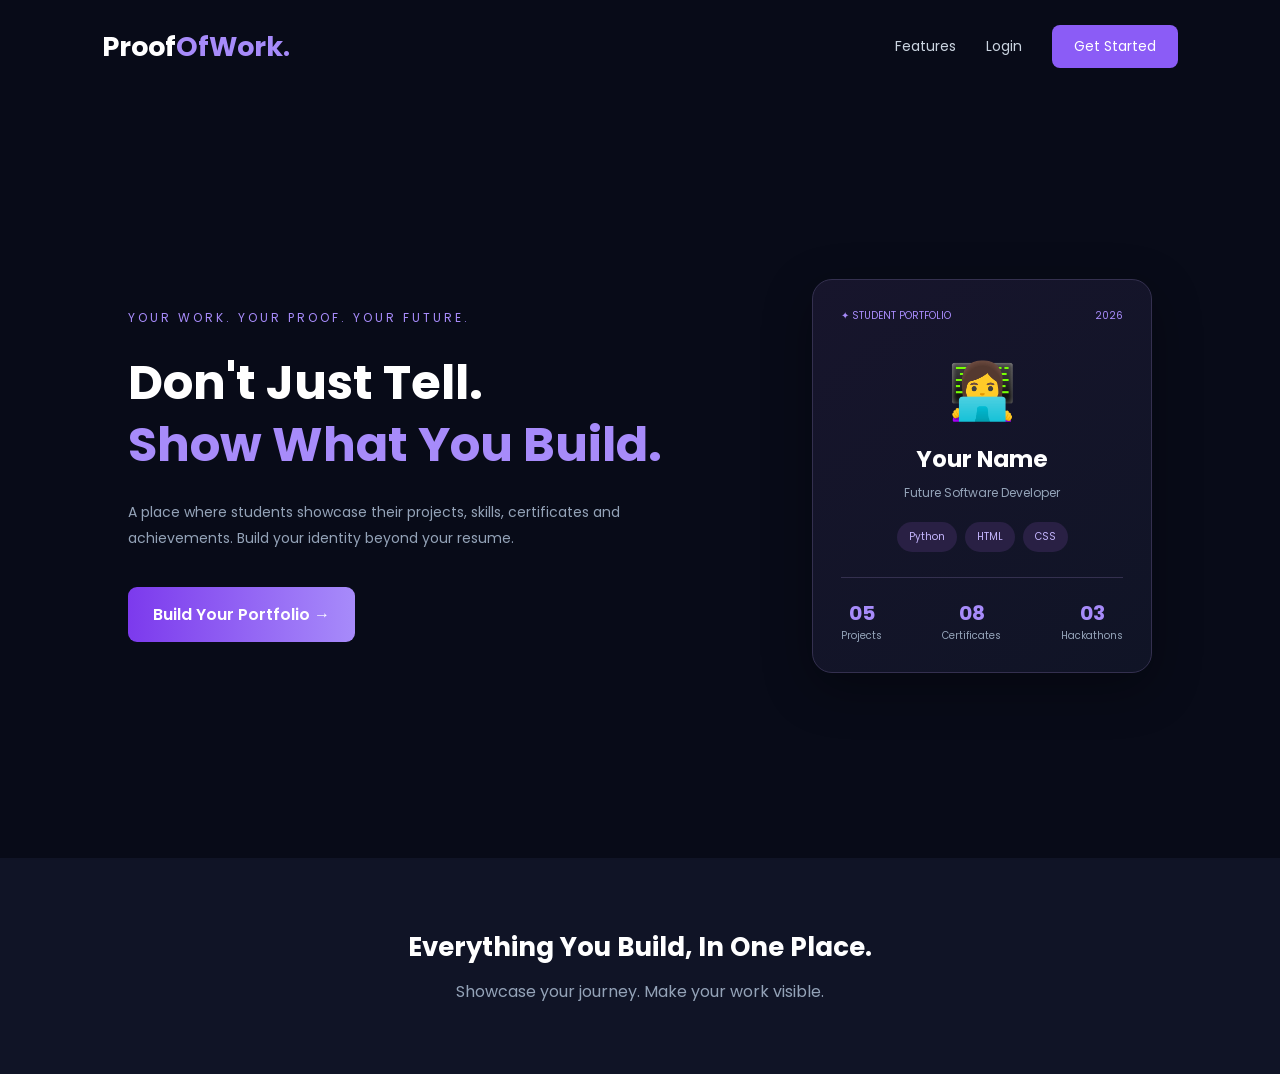
<file: index.html>
<!DOCTYPE html>
<html lang="en">
<head>
    <meta charset="UTF-8">
    <meta name="viewport" content="width=device-width, initial-scale=1.0">
    <title>ProofOfWork | Your Achievements Matter</title>
    <link rel="stylesheet" href="style.css">
</head>
<body>

    <nav class="navbar">
        <h2>Proof<span>OfWork.</span></h2>
        <div class="nav-links">
            <a href="#features">Features</a>
            <a href="login.html">Login</a>
            <a href="login.html" class="nav-btn">Get Started</a>
        </div>
    </nav>

    <section class="hero">
        <div class="hero-content">
            <p class="tagline">YOUR WORK. YOUR PROOF. YOUR FUTURE.</p>

            <h1>Don't Just Tell.<br>
                <span>Show What You Build.</span>
            </h1>

            <p class="description">
                A place where students showcase their projects,
                skills, certificates and achievements.
                Build your identity beyond your resume.
            </p>

            <a href="login.html" class="main-btn">
                Build Your Portfolio →
            </a>
        </div>

        <div class="hero-card">
            <div class="card-top">
                <span>✦ STUDENT PORTFOLIO</span>
                <span>2026</span>
            </div>
            <div class="avatar">👩‍💻</div>
            <h2>Your Name</h2>
            <p>Future Software Developer</p>
            <div class="skills">
                <span>Python</span>
                <span>HTML</span>
                <span>CSS</span>
            </div>
            <div class="stats">
                <div><h2>05</h2><p>Projects</p></div>
                <div><h2>08</h2><p>Certificates</p></div>
                <div><h2>03</h2><p>Hackathons</p></div>
            </div>
        </div>
    </section>

    <section class="features" id="features">
        <h2>Everything You Build, In One Place.</h2>
        <p>Showcase your journey. Make your work visible.</p>
    </section>

    <script src="script.js"></script>
</body>
</html>
</file>
<file: style.css>
@import url('https://fonts.googleapis.com/css2?family=Poppins:wght@300;400;500;600;700;800&display=swap');

* {
    margin: 0;
    padding: 0;
    box-sizing: border-box;
}

body {
    font-family: 'Poppins', sans-serif;
    background: #080b18;
    color: white;
}

/* NAVBAR */

.navbar {
    display: flex;
    justify-content: space-between;
    align-items: center;
    padding: 25px 8%;
}

.navbar h2 {
    font-size: 27px;
}

.navbar h2 span {
    color: #a78bfa;
}

.nav-links {
    display: flex;
    align-items: center;
    gap: 30px;
}

.nav-links a {
    text-decoration: none;
    color: #cbd5e1;
    font-size: 14px;
}

.nav-links a:hover {
    color: #a78bfa;
}

.nav-links .nav-btn {
    background: #8b5cf6;
    padding: 11px 22px;
    border-radius: 8px;
    color: white;
}

/* HERO SECTION */

.hero {
    min-height: 85vh;
    display: flex;
    justify-content: space-between;
    align-items: center;
    padding: 60px 10%;
    gap: 50px;
}

.hero-content {
    max-width: 600px;
}

.tagline {
    color: #a78bfa;
    font-size: 12px;
    letter-spacing: 3px;
    margin-bottom: 25px;
}

.hero-content h1 {
    font-size: 48px;
    line-height: 1.3;
    margin-bottom: 22px;
}

.hero-content h1 span {
    color: #a78bfa;
}

.description {
    color: #94a3b8;
    line-height: 1.9;
    font-size: 14px;
    margin-bottom: 35px;
}

.main-btn {
    display: inline-block;
    background: linear-gradient(90deg, #7c3aed, #a78bfa);
    color: white;
    padding: 15px 25px;
    border-radius: 9px;
    text-decoration: none;
    font-weight: 600;
    transition: 0.3s;
}

.main-btn:hover {
    transform: translateY(-4px);
    box-shadow: 0 8px 25px #7c3aed55;
}

/* PORTFOLIO CARD */

.hero-card {
    width: 340px;
    padding: 28px;
    border: 1px solid #34304f;
    border-radius: 20px;
    background: linear-gradient(145deg, #17152c, #101426);
    text-align: center;
    box-shadow: 0 15px 50px #00000055;
}

.card-top {
    display: flex;
    justify-content: space-between;
    color: #a78bfa;
    font-size: 10px;
}

.avatar {
    font-size: 55px;
    margin: 25px 0 10px;
}

.hero-card h2 {
    font-size: 23px;
}

.hero-card > p {
    color: #94a3b8;
    font-size: 12px;
    margin: 8px 0 20px;
}

.skills {
    display: flex;
    justify-content: center;
    gap: 8px;
}

.skills span {
    background: #292044;
    color: #c4b5fd;
    padding: 7px 12px;
    border-radius: 20px;
    font-size: 10px;
}

.stats {
    display: flex;
    justify-content: space-between;
    border-top: 1px solid #34304f;
    margin-top: 25px;
    padding-top: 20px;
}

.stats h2 {
    color: #a78bfa;
    font-size: 20px;
}

.stats p {
    color: #94a3b8;
    font-size: 10px;
}

/* FEATURES */

.features {
    text-align: center;
    padding: 70px 20px;
    background: #101426;
}

.features h2 {
    font-size: 26px;
}

.features p {
    color: #94a3b8;
    margin-top: 12px;
}

/* RESPONSIVE */

@media (max-width: 768px) {
    .navbar {
        padding: 20px 5%;
    }

    .nav-links {
        gap: 12px;
    }

    .hero {
        flex-direction: column;
        text-align: center;
        padding: 50px 5%;
    }

    .hero-content h1 {
        font-size: 34px;
    }

    .hero-card {
        width: 100%;
        max-width: 340px;
    }
}




/* AUTHENTICATION PAGE */

.auth-container {
    min-height: 100vh;
    display: flex;
    justify-content: center;
    align-items: center;
    padding: 20px;
    background:
        radial-gradient(circle at top, #29204f, #080b18 65%);
}

.auth-box {
    width: 100%;
    max-width: 420px;
    padding: 40px;
    background: #15172a;
    border: 1px solid #393254;
    border-radius: 18px;
    box-shadow: 0 15px 50px #00000066;
}

.auth-box > h2 {
    text-align: center;
    font-size: 25px;
    margin-bottom: 35px;
}

.auth-box h2 span {
    color: #a78bfa;
}

.auth-box h1 {
    font-size: 27px;
    margin-bottom: 8px;
}

.auth-box > p {
    color: #94a3b8;
    font-size: 13px;
    margin-bottom: 25px;
}

.auth-box label {
    display: block;
    margin: 18px 0 8px;
    font-size: 13px;
    color: #cbd5e1;
}

.auth-box input {
    width: 100%;
    padding: 14px;
    border: 1px solid #393254;
    border-radius: 8px;
    background: #0c1020;
    color: white;
    outline: none;
    font-size: 14px;
}

.auth-box input:focus {
    border-color: #a78bfa;
}

.auth-box button {
    width: 100%;
    padding: 14px;
    margin-top: 25px;
    border: none;
    border-radius: 8px;
    background: linear-gradient(90deg, #7c3aed, #a78bfa);
    color: white;
    font-size: 15px;
    font-weight: 600;
    cursor: pointer;
}

.auth-box button:hover {
    opacity: 0.85;
}

.auth-box .switch-text {
    text-align: center;
    margin-top: 22px;
}

.switch-text a,
.back-home {
    color: #a78bfa;
    text-decoration: none;
}

.back-home {
    display: block;
    text-align: center;
    margin-top: 25px;
    font-size: 13px;
}


/* =================================
   PROOF OF WORK - DASHBOARD DESIGN
================================= */

.dashboard {
    max-width: 1150px;
    margin: auto;
    padding: 35px 25px;
}

/* TOPBAR */

.topbar {
    display: flex;
    justify-content: space-between;
    align-items: center;
    gap: 20px;
    flex-wrap: wrap;
    padding: 20px 25px;
    background: #15172a;
    border: 1px solid #393254;
    border-radius: 16px;
}

.topbar h2 {
    color: #a78bfa;
    font-size: 25px;
}

.topbar button {
    padding: 11px 17px;
    border: 1px solid #514477;
    border-radius: 8px;
    background: #292044;
    color: white;
    font-family: inherit;
    font-weight: 500;
    cursor: pointer;
    transition: 0.3s;
}

.topbar button:hover {
    background: #7c3aed;
    transform: translateY(-2px);
}

/* WELCOME */

.welcome {
    padding: 40px;
    background: linear-gradient(120deg, #211943, #15172a);
    border: 1px solid #393254;
    border-radius: 18px;
}

.welcome > p:first-child {
    color: #a78bfa;
    font-size: 12px;
    letter-spacing: 3px;
    margin-bottom: 15px;
}

.welcome h1 {
    font-size: 32px;
    margin-bottom: 12px;
}

.welcome h1 span {
    color: #a78bfa;
}

.welcome > p:last-child {
    color: #a1a1b5;
    font-size: 14px;
}

/* PANELS */

.panel {
    padding: 30px;
    margin-top: 25px;
    background: #15172a;
    border: 1px solid #393254;
    border-radius: 16px;
}

.panel h2,
.dashboard > section > h2 {
    font-size: 21px;
    margin-bottom: 22px;
}

/* FORMS */

.form-grid {
    display: grid;
    gap: 17px;
}

.dashboard input:not([type="checkbox"]),
.dashboard textarea,
.dashboard select {
    width: 100%;
    padding: 14px;
    border: 1px solid #393254;
    border-radius: 9px;
    background: #0c1020;
    color: white;
    font-family: inherit;
    font-size: 13px;
    outline: none;
}

.dashboard input:focus,
.dashboard textarea:focus,
.dashboard select:focus {
    border-color: #a78bfa;
    box-shadow: 0 0 0 3px #a78bfa18;
}

.dashboard textarea {
    min-height: 110px;
    resize: vertical;
}

.dashboard input[type="checkbox"] {
    accent-color: #8b5cf6;
}

/* BUTTONS */

.dashboard button {
    font-family: inherit;
    font-weight: 600;
    transition: 0.3s;
}

.panel button {
    padding: 13px 20px;
    border: none;
    border-radius: 9px;
    background: linear-gradient(90deg, #7c3aed, #a78bfa);
    color: white;
    cursor: pointer;
}

.panel button:hover {
    transform: translateY(-2px);
    box-shadow: 0 7px 20px #7c3aed44;
}

/* PORTFOLIO ENTRIES */

#entriesList {
    display: grid;
    gap: 15px;
}

.entry {
    display: flex;
    justify-content: space-between;
    align-items: flex-start;
    gap: 20px;
    padding: 23px;
    margin-top: 0;
    background: #15172a;
    border: 1px solid #393254;
    border-radius: 14px;
}

.entry h3 {
    margin-bottom: 10px;
    color: #e9ddff;
}

.entry p {
    color: #a1a1b5;
    margin-bottom: 9px;
    font-size: 13px;
    line-height: 1.7;
}

.entry small {
    color: #a78bfa;
}

.entry a {
    display: inline-block;
    margin-top: 12px;
    color: #b8a2ff;
    text-decoration: none;
}

.entry .delete-btn {
    background: #8f3448;
    padding: 10px 16px;
    border-radius: 8px;
    border: none;
    color: white;
    cursor: pointer;
}

#message,
#profileMessage {
    color: #a78bfa;
    margin-top: 15px;
    font-size: 13px;
}

/* MOBILE */

@media (max-width: 650px) {
    .dashboard {
        padding: 18px 12px;
    }

    .topbar {
        padding: 18px;
    }

    .topbar > div {
        width: 100%;
    }

    .topbar button {
        flex: 1;
        font-size: 11px;
        padding: 10px;
    }

    .welcome {
        padding: 28px 20px;
    }

    .welcome h1 {
        font-size: 25px;
    }

    .panel {
        padding: 22px 17px;
    }

    .entry {
        flex-direction: column;
    }

    .entry .delete-btn {
        width: 100%;
    }
}

/* =====================================
   PROOFOFWORK - PREMIUM DASHBOARD
===================================== */

.dashboard-layout {
    display: flex;
    min-height: 100vh;
    background: #090914;
    color: #f4f1ff;
    font-family: 'Poppins', sans-serif;
}

/* SIDEBAR */

.sidebar {
    width: 255px;
    min-width: 255px;
    min-height: 100vh;
    padding: 30px 20px;
    background: #11101e;
    border-right: 1px solid #29243b;
    display: flex;
    flex-direction: column;
    position: sticky;
    top: 0;
    height: 100vh;
}

.brand {
    display: flex;
    align-items: center;
    gap: 12px;
    margin-bottom: 55px;
}

.brand-icon {
    width: 38px;
    height: 38px;
    display: grid;
    place-items: center;
    border-radius: 11px;
    background: linear-gradient(135deg, #8b5cf6, #6d28d9);
    font-size: 20px;
    font-weight: 700;
}

.brand h2 {
    font-size: 19px;
    color: white;
}

.brand h2 span {
    color: #a78bfa;
}

.sidebar-label {
    color: #77718e;
    font-size: 10px;
    letter-spacing: 2px;
    margin-bottom: 17px;
}

.sidebar-nav {
    display: grid;
    gap: 10px;
}

.nav-link {
    display: flex;
    align-items: center;
    gap: 13px;
    padding: 13px 15px;
    color: #aaa5bc;
    text-decoration: none;
    border-radius: 10px;
    font-size: 13px;
    transition: 0.25s;
}

.nav-link span {
    font-size: 18px;
}

.nav-link:hover,
.nav-link.active {
    color: white;
    background: #292044;
}

.nav-link.active {
    border-left: 3px solid #a78bfa;
}

.sidebar-bottom {
    margin-top: auto;
    border-top: 1px solid #29243b;
    padding-top: 22px;
}

.sidebar-user {
    display: flex;
    align-items: center;
    gap: 12px;
    margin-bottom: 18px;
}

.user-avatar {
    width: 38px;
    height: 38px;
    display: grid;
    place-items: center;
    border-radius: 50%;
    background: #39265e;
    color: #d8c5ff;
    font-weight: 700;
}

.sidebar-user strong,
.sidebar-user small {
    display: block;
}

.sidebar-user strong {
    font-size: 12px;
}

.sidebar-user small {
    color: #858097;
    font-size: 10px;
}

.sidebar-logout {
    width: 100%;
    padding: 12px;
    background: #261923;
    color: #f3a2b2;
    border: 1px solid #50303f;
    border-radius: 9px;
    cursor: pointer;
}

/* MAIN CONTENT */

.main-content {
    width: calc(100% - 255px);
    max-width: 1450px;
    margin: 0 auto;
    padding: 35px 42px;
    min-width: 0;
}

/* TOPBAR */

.topbar {
    display: flex;
    align-items: center;
    justify-content: space-between;
    gap: 20px;
    flex-wrap: wrap;
    margin-bottom: 30px;
}

.topbar-label,
.eyebrow {
    color: #a78bfa;
    font-size: 10px;
    letter-spacing: 2px;
    margin-bottom: 8px;
}

.topbar h2 {
    font-size: 25px;
    color: white;
}

.topbar-actions {
    display: flex;
    gap: 12px;
    flex-wrap: wrap;
}

.primary-btn,
.secondary-btn {
    padding: 12px 18px;
    border-radius: 9px;
    font-family: inherit;
    font-size: 12px;
    font-weight: 600;
    cursor: pointer;
    transition: 0.25s;
}

.primary-btn {
    border: none;
    background: linear-gradient(110deg, #7c3aed, #a78bfa);
    color: white;
}

.secondary-btn {
    border: 1px solid #514477;
    background: #191629;
    color: #d7c8ff;
}

.primary-btn:hover,
.secondary-btn:hover {
    transform: translateY(-2px);
    filter: brightness(1.15);
}

/* WELCOME */

.welcome {
    position: relative;
    overflow: hidden;
    padding: 42px;
    min-height: 225px;
    display: flex;
    align-items: center;
    justify-content: space-between;
    background: linear-gradient(115deg, #241643, #17152b 70%);
    border: 1px solid #45316b;
    border-radius: 19px;
    margin-bottom: 25px;
}

.welcome-content {
    max-width: 580px;
    position: relative;
    z-index: 1;
}

.welcome h1 {
    font-size: 35px;
    line-height: 1.3;
    margin-bottom: 13px;
}

.welcome h1 span {
    color: #b69aff;
}

.welcome-content > p:last-child {
    color: #aaa3c0;
    font-size: 13px;
    line-height: 1.8;
}

.welcome-decoration {
    font-size: 125px;
    color: #a78bfa;
    opacity: 0.25;
    padding-right: 30px;
}

/* STATS */

.stats-grid {
    display: grid;
    grid-template-columns: repeat(3, 1fr);
    gap: 18px;
    margin-bottom: 25px;
}

.stat-card {
    padding: 23px;
    background: #151422;
    border: 1px solid #302a43;
    border-radius: 15px;
    transition: 0.25s;
}

.stat-card:hover {
    border-color: #7954b8;
    transform: translateY(-3px);
}

.stat-icon {
    width: 38px;
    height: 38px;
    display: grid;
    place-items: center;
    border-radius: 10px;
    background: #30234d;
    color: #c4aaff;
    font-size: 19px;
    margin-bottom: 17px;
}

.stat-card p {
    color: #a39bb8;
    font-size: 12px;
}

.stat-card h3 {
    font-size: 29px;
    margin: 5px 0;
    color: white;
}

.stat-card small {
    color: #77718e;
    font-size: 10px;
}

/* CONTENT PANELS */

.content-panel {
    padding: 30px;
    margin-bottom: 25px;
    background: #151422;
    border: 1px solid #302a43;
    border-radius: 16px;
}

.section-heading {
    display: flex;
    align-items: center;
    justify-content: space-between;
    margin-bottom: 25px;
}

.section-heading h2 {
    font-size: 20px;
    color: white;
}

.heading-icon {
    width: 40px;
    height: 40px;
    display: grid;
    place-items: center;
    background: #30234d;
    color: #c4aaff;
    border-radius: 11px;
    font-size: 20px;
}

/* FORMS */

.form-grid {
    display: grid;
    gap: 16px;
}

.dashboard-layout input:not([type="checkbox"]),
.dashboard-layout textarea,
.dashboard-layout select {
    width: 100%;
    padding: 14px 16px;
    border: 1px solid #39334e;
    border-radius: 9px;
    background: #0d0c18;
    color: white;
    font-family: inherit;
    font-size: 12px;
    outline: none;
}

.dashboard-layout input:focus,
.dashboard-layout textarea:focus,
.dashboard-layout select:focus {
    border-color: #a78bfa;
    box-shadow: 0 0 0 3px #a78bfa18;
}

.dashboard-layout textarea {
    min-height: 105px;
    resize: vertical;
}

.dashboard-layout select option {
    background: #151422;
}

.dashboard-layout input[type="checkbox"] {
    accent-color: #8b5cf6;
}

.privacy-option {
    padding: 15px;
    background: #1c192c;
    border: 1px solid #39334e;
    border-radius: 10px;
}

.privacy-option label {
    display: flex;
    align-items: center;
    gap: 10px;
    font-size: 12px;
}

.privacy-option small {
    display: block;
    color: #8c849f;
    margin: 7px 0 0 25px;
    font-size: 10px;
}

/* MESSAGES */

#message,
#profileMessage {
    color: #b69aff;
    font-size: 12px;
    margin-top: 14px;
}

/* PORTFOLIO ENTRIES */

#entriesList {
    display: grid;
    gap: 15px;
}

.entry {
    display: flex;
    justify-content: space-between;
    align-items: flex-start;
    gap: 20px;
    padding: 23px;
    background: #151422;
    border: 1px solid #302a43;
    border-radius: 13px;
}

.entry h3 {
    color: #e4d8ff;
    margin-bottom: 10px;
}

.entry p {
    color: #aaa3bb;
    font-size: 12px;
    line-height: 1.7;
    margin-bottom: 8px;
}

.entry small {
    color: #b69aff;
}

.entry a {
    display: inline-block;
    color: #b69aff;
    margin-top: 12px;
    text-decoration: none;
    font-size: 12px;
}

.entry .delete-btn {
    padding: 10px 15px;
    background: #48202e;
    color: #ffb5c4;
    border: 1px solid #703447;
    border-radius: 8px;
    cursor: pointer;
}

/* RESPONSIVE */

@media (max-width: 900px) {
    .sidebar {
        width: 210px;
        min-width: 210px;
    }

    .main-content {
        width: calc(100% - 210px);
        padding: 25px 20px;
    }

    .stats-grid {
        grid-template-columns: 1fr;
    }
}

@media (max-width: 650px) {
    .dashboard-layout {
        flex-direction: column;
    }

    .sidebar {
        position: relative;
        width: 100%;
        min-width: 0;
        height: auto;
        min-height: 0;
        padding: 18px;
    }

    .brand {
        margin-bottom: 20px;
    }

    .sidebar-nav {
        grid-template-columns: 1fr 1fr;
    }

    .sidebar-bottom {
        margin-top: 20px;
    }

    .main-content {
        width: 100%;
        padding: 22px 15px;
    }

    .welcome {
        padding: 28px 22px;
    }

    .welcome h1 {
        font-size: 27px;
    }

    .welcome-decoration {
        display: none;
    }

    .content-panel {
        padding: 22px 17px;
    }

    .topbar-actions {
        width: 100%;
    }

    .topbar-actions button {
        flex: 1;
    }

    .entry {
        flex-direction: column;
    }

    .entry .delete-btn {
        width: 100%;
    }
}



/* PORTFOLIO STRENGTH */

.strength-info {
    display: flex;
    align-items: center;
    justify-content: space-between;
    margin: 25px 0 15px;
}

#strengthScore {
    font-size: 38px;
    color: #c4b5fd;
    font-weight: bold;
}

#strengthLabel {
    background: #302044;
    color: #c4b5fd;
    padding: 9px 15px;
    border-radius: 20px;
    font-size: 13px;
}

.strength-bar {
    width: 100%;
    height: 12px;
    background: #29243f;
    border-radius: 20px;
    overflow: hidden;
}

#strengthProgress {
    width: 0%;
    height: 100%;
    background: linear-gradient(90deg, #7c3aed, #c4b5fd);
    border-radius: 20px;
    transition: width 0.5s ease;
}

.strength-tip {
    color: #aaa3bb;
    font-size: 13px;
    margin-top: 15px;
    line-height: 1.6;
}


/* CATEGORY FILTER BUTTONS */

.filter-buttons {
    display: flex;
    flex-wrap: wrap;
    gap: 12px;
    margin: 20px 0 25px;
}

.filter-btn {
    background: #211b35;
    color: #c4b5fd;
    border: 1px solid #51416f;
    padding: 10px 18px;
    border-radius: 25px;
    font-size: 14px;
    cursor: pointer;
    transition: 0.3s ease;
}

.filter-btn:hover {
    background: #38265b;
    border-color: #a78bfa;
    color: white;
}

.filter-btn.active {
    background: linear-gradient(135deg, #7c3aed, #6d28d9);
    color: white;
    border-color: #a78bfa;
    box-shadow: 0 4px 15px rgba(124, 58, 237, 0.3);
}


/* PORTFOLIO SEARCH */

.portfolio-search {
    margin: 15px 0 25px;
    width: 100%;
    max-width: 450px;
}

#portfolioSearch {
    width: 100%;
    padding: 14px 18px;
    background: #211b35;
    border: 1px solid #51416f;
    border-radius: 12px;
    color: white;
    font-size: 14px;
    outline: none;
    box-sizing: border-box;
}

#portfolioSearch::placeholder {
    color: #aaa3bb;
}

#portfolioSearch:focus {
    border-color: #a78bfa;
    box-shadow: 0 0 12px rgba(124, 58, 237, 0.25);
}
</file>
